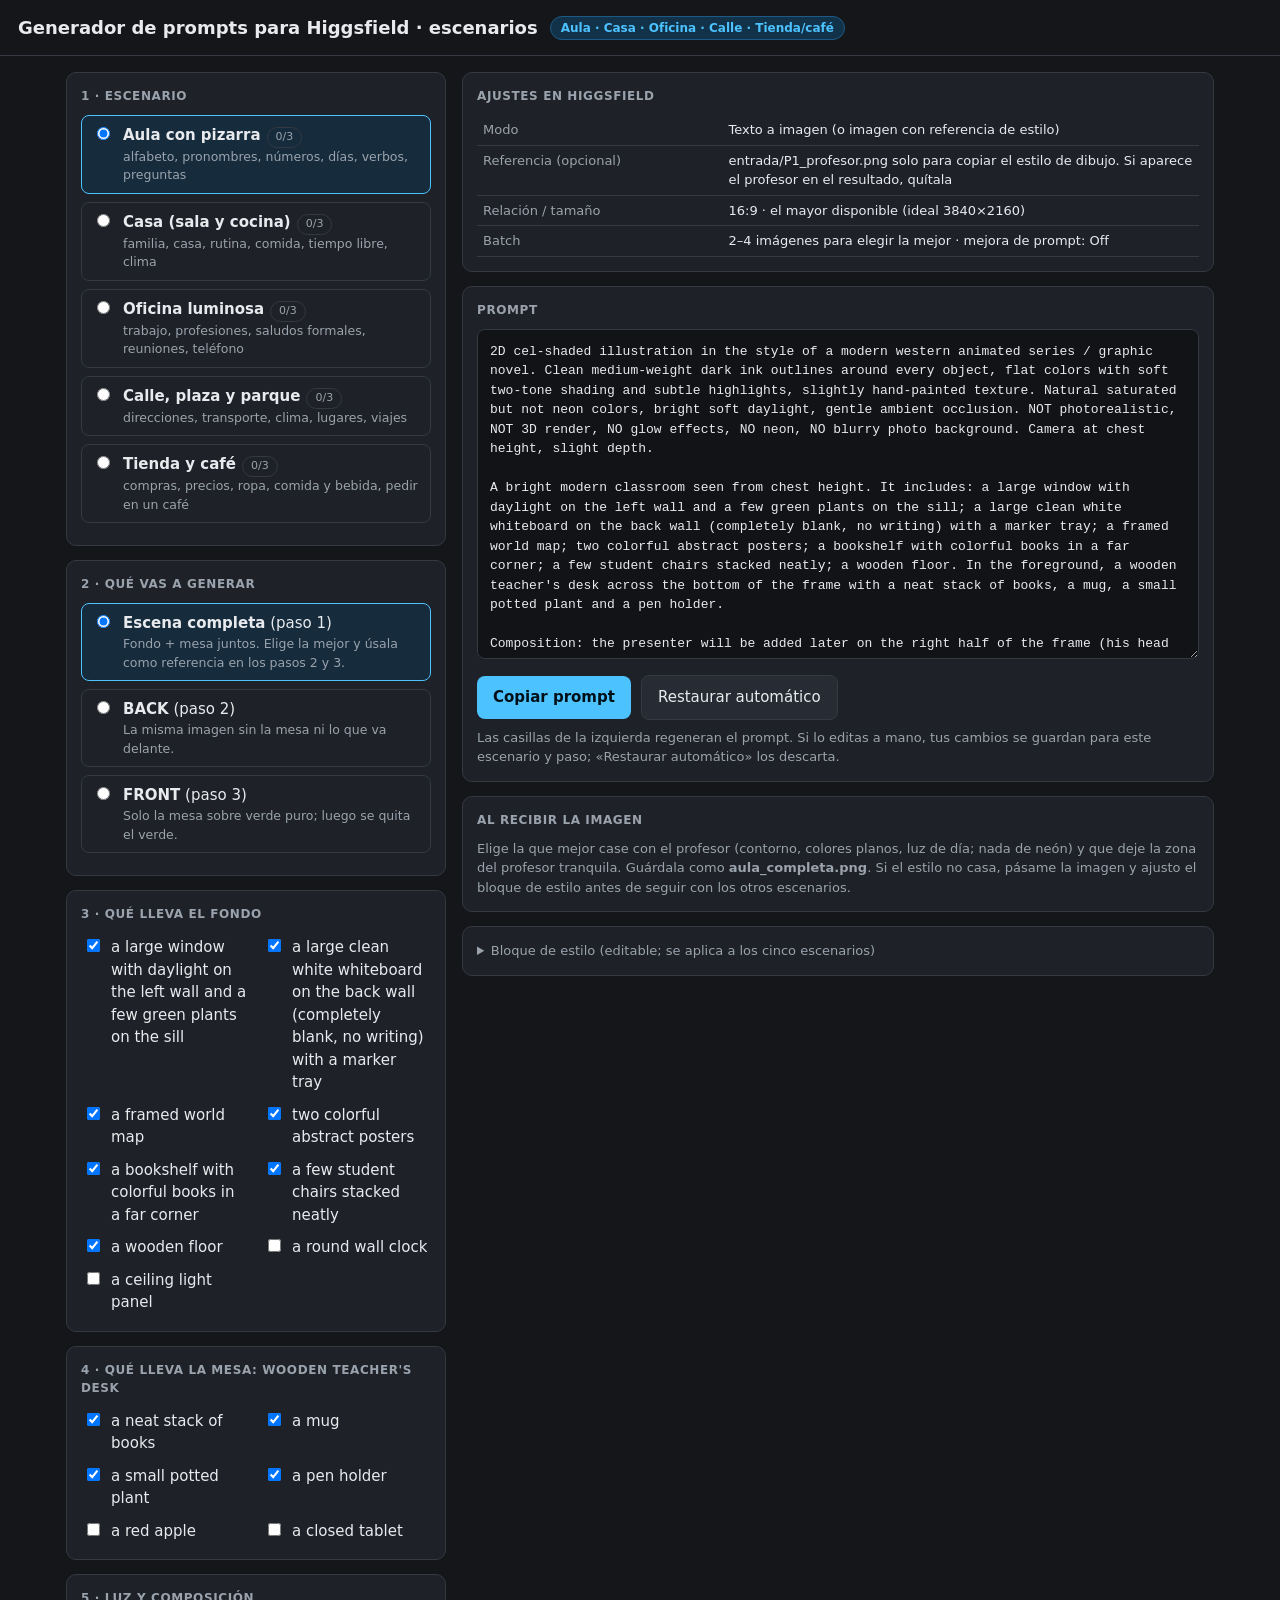
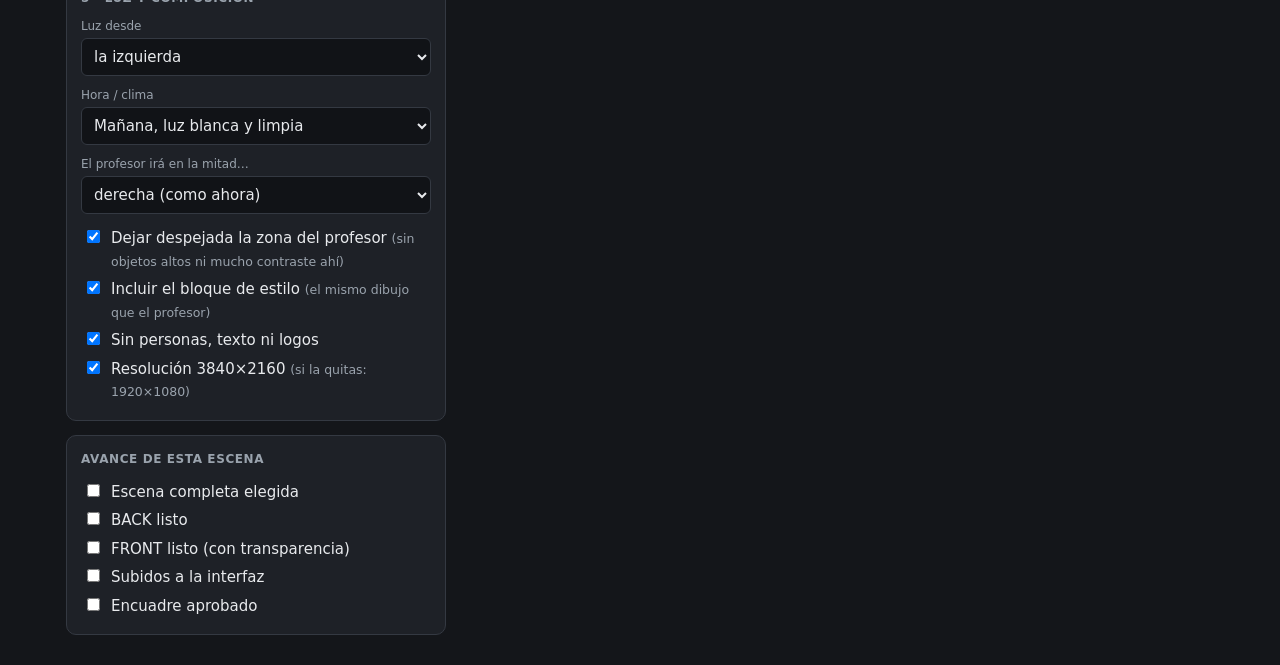
<file: prompts_escenarios/generador_escenas.html>
<!doctype html>
<html lang="es">
<head>
<meta charset="utf-8">
<meta name="viewport" content="width=device-width, initial-scale=1">
<title>Generador de prompts · escenarios</title>
<style>
  :root { --bg:#14161a; --panel:#1e2127; --borde:#343942; --texto:#e8eaed; --suave:#9aa3ad; --acento:#4cc2ff; --ok:#6fd08c; --aviso:#ffcf70; }
  * { box-sizing: border-box; }
  body { margin:0; background:var(--bg); color:var(--texto); font:15px/1.5 system-ui,Segoe UI,sans-serif; }
  header { padding:14px 18px; border-bottom:1px solid var(--borde); display:flex; gap:12px; align-items:center; flex-wrap:wrap; }
  header h1 { font-size:18px; margin:0; }
  .insignia { background:#12324a; color:var(--acento); border:1px solid #1d5a85; border-radius:999px; padding:2px 10px; font-size:12px; font-weight:700; }
  main { max-width:1180px; margin:0 auto; padding:16px; display:grid; grid-template-columns: 380px minmax(0,1fr); gap:16px; }
  @media (max-width: 900px) { main { grid-template-columns: 1fr; } }
  .panel { background:var(--panel); border:1px solid var(--borde); border-radius:10px; padding:14px; margin-bottom:14px; }
  .panel h2 { font-size:12px; margin:0 0 10px; color:var(--suave); font-weight:700; text-transform:uppercase; letter-spacing:.05em; }
  label.opcion { display:flex; gap:10px; align-items:flex-start; padding:8px 10px; border:1px solid var(--borde); border-radius:8px; margin-bottom:8px; cursor:pointer; }
  label.opcion:hover { border-color:var(--acento); }
  label.opcion.sel { border-color:var(--acento); background:#162b3b; }
  label.opcion small { display:block; color:var(--suave); }
  label.casilla { display:flex; gap:8px; align-items:flex-start; padding:3px 2px; cursor:pointer; }
  label.casilla small { color:var(--suave); }
  .dos { display:grid; grid-template-columns:1fr 1fr; gap:4px 12px; }
  select { width:100%; background:#111317; color:var(--texto); border:1px solid var(--borde); border-radius:6px; padding:8px; font:inherit; }
  .campo { margin-bottom:10px; }
  .campo > span { display:block; color:var(--suave); font-size:12px; margin-bottom:3px; }
  textarea { width:100%; height:330px; background:#111317; color:var(--texto); border:1px solid var(--borde); border-radius:8px; padding:12px; font:13px/1.5 ui-monospace,Consolas,monospace; resize:vertical; }
  textarea.corta { height:140px; }
  button { background:var(--acento); color:#001018; border:0; border-radius:8px; padding:10px 16px; cursor:pointer; font:inherit; font-weight:700; }
  button.sec { background:#272b33; color:var(--texto); border:1px solid var(--borde); font-weight:500; }
  .fila { display:flex; gap:10px; align-items:center; flex-wrap:wrap; margin-top:10px; }
  .nota { color:var(--suave); font-size:13px; }
  .ok { color:var(--ok); }
  .aviso { color:var(--aviso); }
  table { width:100%; border-collapse:collapse; font-size:13px; }
  td { padding:5px 6px; border-bottom:1px solid var(--borde); vertical-align:top; }
  td:first-child { color:var(--suave); width:34%; }
  details summary { cursor:pointer; color:var(--suave); font-size:13px; }
  .chip { display:inline-block; font-size:11px; border-radius:999px; padding:1px 8px; margin-left:6px; border:1px solid var(--borde); color:var(--suave); }
  .chip.hecho { color:var(--ok); border-color:#2d5b3b; }
</style>
</head>
<body>
<header>
  <h1>Generador de prompts para Higgsfield · escenarios</h1>
  <span class="insignia">Aula · Casa · Oficina · Calle · Tienda/café</span>
</header>
<main>
  <section>
    <div class="panel">
      <h2>1 · Escenario</h2>
      <div id="escenas"></div>
    </div>
    <div class="panel">
      <h2>2 · Qué vas a generar</h2>
      <label class="opcion" data-m="completa"><input type="radio" name="modo" value="completa" checked>
        <span><b>Escena completa</b> (paso 1)<small>Fondo + mesa juntos. Elige la mejor y úsala como referencia en los pasos 2 y 3.</small></span></label>
      <label class="opcion" data-m="back"><input type="radio" name="modo" value="back">
        <span><b>BACK</b> (paso 2)<small>La misma imagen sin la mesa ni lo que va delante.</small></span></label>
      <label class="opcion" data-m="front"><input type="radio" name="modo" value="front">
        <span><b>FRONT</b> (paso 3)<small>Solo la mesa sobre verde puro; luego se quita el verde.</small></span></label>
    </div>
    <div class="panel" id="panelFondo">
      <h2>3 · Qué lleva el fondo</h2>
      <div id="listaFondo"></div>
    </div>
    <div class="panel" id="panelFrente">
      <h2 id="tituloFrente">4 · Qué lleva la mesa</h2>
      <div id="listaFrente"></div>
    </div>
    <div class="panel" id="panelLuz">
      <h2>5 · Luz y composición</h2>
      <div class="campo"><span>Luz desde</span><select id="luzLado"><option value="left">la izquierda</option><option value="right">la derecha</option></select></div>
      <div class="campo"><span>Hora / clima</span><select id="hora"></select></div>
      <div class="campo"><span>El profesor irá en la mitad…</span><select id="profLado"><option value="right">derecha (como ahora)</option><option value="left">izquierda</option></select></div>
      <label class="casilla"><input type="checkbox" id="optZona" checked><span>Dejar despejada la zona del profesor <small>(sin objetos altos ni mucho contraste ahí)</small></span></label>
      <label class="casilla" id="filaEstilo"><input type="checkbox" id="optEstilo" checked><span>Incluir el bloque de estilo <small>(el mismo dibujo que el profesor)</small></span></label>
      <label class="casilla" id="filaNeg"><input type="checkbox" id="optNeg" checked><span>Sin personas, texto ni logos</span></label>
      <label class="casilla" id="filaRes"><input type="checkbox" id="optRes" checked><span>Resolución 3840×2160 <small>(si la quitas: 1920×1080)</small></span></label>
    </div>
    <div class="panel">
      <h2>Avance de esta escena</h2>
      <label class="casilla"><input type="checkbox" data-av="completa"><span>Escena completa elegida</span></label>
      <label class="casilla"><input type="checkbox" data-av="back"><span>BACK listo</span></label>
      <label class="casilla"><input type="checkbox" data-av="front"><span>FRONT listo (con transparencia)</span></label>
      <label class="casilla"><input type="checkbox" data-av="subida"><span>Subidos a la interfaz</span></label>
      <label class="casilla"><input type="checkbox" data-av="aprobada"><span>Encuadre aprobado</span></label>
    </div>
  </section>

  <section>
    <div class="panel">
      <h2>Ajustes en Higgsfield</h2>
      <table id="ajustes"></table>
    </div>
    <div class="panel">
      <h2>Prompt <span id="chipEditado" class="chip" style="display:none">editado a mano</span></h2>
      <textarea id="prompt" spellcheck="false"></textarea>
      <div class="fila">
        <button id="copiar">Copiar prompt</button>
        <button id="restaurar" class="sec">Restaurar automático</button>
        <span id="estado" class="nota"></span>
      </div>
      <div class="nota" style="margin-top:8px">Las casillas de la izquierda regeneran el prompt. Si lo editas a mano, tus cambios se guardan para este escenario y paso; «Restaurar automático» los descarta.</div>
    </div>
    <div class="panel">
      <h2>Al recibir la imagen</h2>
      <div class="nota" id="siguiente"></div>
    </div>
    <div class="panel">
      <details>
        <summary>Bloque de estilo (editable; se aplica a los cinco escenarios)</summary>
        <div class="campo" style="margin-top:10px"><textarea id="estiloTexto" class="corta" spellcheck="false"></textarea></div>
        <div class="fila"><button id="estiloRestaurar" class="sec">Restaurar el estilo original</button></div>
      </details>
    </div>
  </section>
</main>

<script>
const ESTILO_BASE = `2D cel-shaded illustration in the style of a modern western animated series / graphic novel. Clean medium-weight dark ink outlines around every object, flat colors with soft two-tone shading and subtle highlights, slightly hand-painted texture. Natural saturated but not neon colors, bright soft daylight, gentle ambient occlusion. NOT photorealistic, NOT 3D render, NO glow effects, NO neon, NO blurry photo background. Camera at chest height, slight depth.`;

const HORAS = [
  { id: "manana", n: "Mañana, luz blanca y limpia", t: "bright clean morning daylight" },
  { id: "tarde", n: "Tarde, luz cálida", t: "warm late-afternoon sunlight" },
  { id: "mediodia", n: "Mediodía soleado", t: "clear sunny midday light" },
  { id: "nublado", n: "Nublado, luz suave", t: "soft overcast daylight" }
];

// on: viene marcado por defecto. {L} = lado de la luz.
const ESCENAS = {
  aula: { n: "Aula con pizarra", mod: "alfabeto, pronombres, números, días, verbos, preguntas", base: "A bright modern classroom", suelo: "wooden floor", pared: "a plain light wall and part of the whiteboard",
    frente: { n: "wooden teacher's desk", ancho: "across the bottom of the frame" },
    fondo: [
      ["ventana", "a large window with daylight on the {L} wall and a few green plants on the sill", 1],
      ["pizarra", "a large clean white whiteboard on the back wall (completely blank, no writing) with a marker tray", 1],
      ["mapa", "a framed world map", 1], ["carteles", "two colorful abstract posters", 1],
      ["estante", "a bookshelf with colorful books in a far corner", 1], ["sillas", "a few student chairs stacked neatly", 1],
      ["suelo", "a wooden floor", 1], ["reloj", "a round wall clock", 0], ["luz", "a ceiling light panel", 0]],
    props: [["libros", "a neat stack of books", 1], ["taza", "a mug", 1], ["planta", "a small potted plant", 1], ["lapices", "a pen holder", 1], ["manzana", "a red apple", 0], ["tablet", "a closed tablet", 0]] },
  casa: { n: "Casa (sala y cocina)", mod: "familia, casa, rutina, comida, tiempo libre, clima", base: "A cozy open-plan living room and kitchen", suelo: "wooden floor", pared: "a plain warm wall",
    frente: { n: "kitchen island counter", ancho: "across the bottom of the frame" },
    fondo: [
      ["ventana", "a large window with warm light on the {L} wall and light curtains", 1], ["sofa", "a comfy sofa with cushions", 1],
      ["cuadros", "a few framed abstract pictures (no readable content)", 1], ["estante", "a wooden bookshelf with books and plants", 1],
      ["alfombra", "a soft rug on a wooden floor", 1], ["lampara", "a hanging lamp", 1], ["tv", "a flat TV on a low cabinet", 0], ["planta", "a tall indoor plant in the corner", 0]],
    props: [["frutas", "a fruit bowl", 1], ["tazas", "two cups", 1], ["hierbas", "a small herb pot", 1], ["tabla", "a cutting board", 0]] },
  oficina: { n: "Oficina luminosa", mod: "trabajo, profesiones, saludos formales, reuniones, teléfono", base: "A bright modern open office", suelo: "light grey carpet", pared: "a plain light wall",
    frente: { n: "wooden desk", ancho: "across the bottom of the frame" },
    fondo: [
      ["ventana", "a tall window on the {L} wall with a daytime city skyline", 1], ["plantas", "a few potted plants", 1],
      ["vidrio", "a glass meeting-room partition", 1], ["corcho", "a corkboard with abstract colored notes (no readable text)", 1],
      ["reloj", "a wall clock", 1], ["escritorios", "two distant desks with monitors turned away", 1], ["alfombra", "light grey carpet", 1]],
    props: [["laptop", "a closed laptop", 1], ["lampara", "a desk lamp", 1], ["lapices", "a pen holder", 1], ["planta", "a small plant", 1], ["cuaderno", "a notebook", 0]] },
  calle: { n: "Calle, plaza y parque", mod: "direcciones, transporte, clima, lugares, viajes", base: "A sunny small-city plaza", suelo: "cobblestone pavement", pared: "a plain building facade and sky",
    frente: { n: "low stone wall with a wooden bench backrest", ancho: "across the bottom of the frame" },
    fondo: [
      ["edificios", "colorful low-rise buildings with shop awnings and balconies with flowers on the {L} side", 1], ["arbol", "a tree with fresh green leaves casting soft shade", 1],
      ["parada", "a bus-stop sign with abstract pictograms (no text)", 1], ["avenida", "a tree-lined avenue in the back", 1],
      ["colina", "a distant hill or bridge", 1], ["cielo", "a blue sky with a few soft clouds", 1], ["adoquin", "cobblestone pavement", 1],
      ["mesas", "a few café tables far away", 0], ["farola", "a street lamp", 0]],
    props: [["jardinera", "a flower planter", 1], ["bici", "a parked bicycle", 0]] },
  tienda: { n: "Tienda y café", mod: "compras, precios, ropa, comida y bebida, pedir en un café", base: "A cozy café-shop interior", suelo: "light wooden floor", pared: "a plain wall section",
    frente: { n: "wooden service counter", ancho: "across the bottom of the frame" },
    fondo: [
      ["ventana", "a shop window with daylight on the {L} side", 1], ["estante", "a shelf of jars, bags and colorful products", 1],
      ["pizarra", "a small chalkboard menu with abstract scribbles (no readable text)", 1], ["ladrillo", "an exposed brick wall", 1],
      ["lamparas", "warm pendant lamps", 1], ["vitrina", "a pastry display case", 1], ["suelo", "a light wooden floor", 1]],
    props: [["cafetera", "an espresso machine", 1], ["tazas", "two cups", 1], ["caja", "a cash register", 1], ["pasteles", "a plate of pastries under a glass dome", 1], ["propinas", "a tip jar", 0]] }
};

const $ = id => document.getElementById(id);
const CLAVE = "generadorEscenas.v1";
let est = { escena: "aula", modo: "completa", luzLado: "left", hora: "manana", profLado: "right", optZona: true, optEstilo: true, optNeg: true, optRes: true,
            marcas: {}, editados: {}, avance: {}, estilo: ESTILO_BASE };
try { Object.assign(est, JSON.parse(localStorage.getItem(CLAVE) || "{}")); } catch (e) {}
function guardar() { try { localStorage.setItem(CLAVE, JSON.stringify(est)); } catch (e) {} }

const contrario = l => l === "left" ? "right" : "left";
function lista(a) { return a.length <= 1 ? a.join("") : a.slice(0, -1).join(", ") + " and " + a[a.length - 1]; }
function marcasDe(esc, tipo) {                      // qué elementos están activos (por defecto, los marcados en la definición)
  const m = est.marcas[esc + "|" + tipo] || {};
  return ESCENAS[esc][tipo].map(e => ({ id: e[0], t: e[1], on: e[0] in m ? m[e[0]] : !!e[2] }));
}

function generar() {
  const e = ESCENAS[est.escena], L = est.luzLado, T = est.profLado, O = contrario(T);
  const hora = HORAS.find(h => h.id === est.hora).t;
  const props = marcasDe(est.escena, "props").filter(p => p.on).map(p => p.t);
  const conProps = props.length ? ` with ${lista(props)}` : "";
  if (est.modo === "back") {
    return `Edit the attached image. Remove the ${e.frente.n}${conProps ? " and everything on it" : ""}, and anything else in the foreground; fill the ${e.suelo} and the wall behind it plausibly, as if the ${e.frente.n} had never been there. Keep everything else exactly identical: same camera, same objects, same colors, same lighting and same outlines. Do not add people, text or new objects. Same canvas size as the attached image.`;
  }
  if (est.modo === "front") {
    return `Edit the attached image. Keep ONLY the ${e.frente.n}${conProps}, on a solid pure green (#00FF00) background. Do not change its size, position, outline or colors. Remove everything else, including the floor, the wall and any shadows or reflections cast on them, and add no green tint or green outline to the object. Nothing else in the image. Same canvas size as the attached image.`;
  }
  const fondo = marcasDe(est.escena, "fondo").filter(f => f.on).map(f => f.t.replace("{L}", L));
  const partes = [];
  if (est.optEstilo) partes.push(est.estilo.trim());
  let escena = `${e.base} seen from chest height.`;
  if (fondo.length) escena += ` It includes: ${fondo.join("; ")}.`;
  escena += ` In the foreground, a ${e.frente.n} ${e.frente.ancho}${conProps}.`;
  partes.push(escena);
  if (est.optZona) partes.push(`Composition: the presenter will be added later on the ${T} half of the frame (his head at about ${T === "right" ? 70 : 30}% of the frame width, waist-up), so keep the ${T}-center area behind the ${e.frente.n} calm and uncluttered (${e.pared}) with low-contrast detail; put the visual interest and the window on the ${O} third and along the edges.`);
  partes.push(`Lighting: ${hora} coming from the ${L}, soft clear shadows on the ${contrario(L)} side, bright and cheerful, not dark, no neon.`);
  if (est.optNeg) partes.push(`No people, no animals, no readable text, no logos, no watermark.`);
  partes.push(`16:9 landscape canvas, ${est.optRes ? "3840x2160" : "1920x1080"}.`);
  return partes.join("\n\n");
}

function ajustes() {
  const m = est.modo;
  return m === "completa" ? [
    ["Modo", "Texto a imagen (o imagen con referencia de estilo)"],
    ["Referencia (opcional)", "entrada/P1_profesor.png solo para copiar el estilo de dibujo. Si aparece el profesor en el resultado, quítala"],
    ["Relación / tamaño", "16:9 · el mayor disponible (ideal 3840×2160)"],
    ["Batch", "2–4 imágenes para elegir la mejor · mejora de prompt: Off"]
  ] : m === "back" ? [
    ["Modo", "Edición de imagen (no texto a imagen)"],
    ["Referencia a adjuntar", "La ESCENA COMPLETA que elegiste en el paso 1"],
    ["Tamaño", "Igual al de la referencia"],
    ["Salida", "PNG · Batch 1–2 · mejora de prompt: Off"]
  ] : [
    ["Modo", "Edición de imagen (no texto a imagen)"],
    ["Referencia a adjuntar", "La MISMA escena completa del paso 1 (no el BACK)"],
    ["Tamaño", "Igual al de la referencia"],
    ["Salida", "PNG con fondo verde puro · Batch 1–2 · mejora de prompt: Off"]
  ];
}

function siguiente() {
  const e = ESCENAS[est.escena], a = est.escena;
  if (est.modo === "completa") return `Elige la que mejor case con el profesor (contorno, colores planos, luz de día; nada de neón) y que deje la zona del profesor tranquila. Guárdala como <b>${a}_completa.png</b>. Si el estilo no casa, pásame la imagen y ajusto el bloque de estilo antes de seguir con los otros escenarios.`;
  if (est.modo === "back") return `Comprueba que no quedó rastro de la mesa y que todo lo demás es idéntico a la completa (misma cámara, mismos objetos). Guárdala como <b>${a}_back.png</b>.`;
  return `Quita el verde con cualquier quita-fondos y guarda <b>${a}_front.png</b> como PNG con transparencia (el fondo se debe ver a cuadros). Ponla sobre el BACK al 50 % para comprobar que encajan: los bordes tienen que coincidir. Si se movió, repite este paso. Después: <b>Escenarios → subir el fondo (BACK)</b> y <b>Subir frente (FRONT)</b>, y me avisas para colocar al profesor. Esta escena sirve para: ${e.mod}.`;
}

function pintarEscenas() {
  $("escenas").innerHTML = Object.entries(ESCENAS).map(([id, e]) => {
    const av = est.avance[id] || {}, hecho = ["completa", "back", "front"].filter(k => av[k]).length;
    return `<label class="opcion ${id === est.escena ? "sel" : ""}"><input type="radio" name="escena" value="${id}" ${id === est.escena ? "checked" : ""}>
      <span><b>${e.n}</b><span class="chip ${hecho === 3 ? "hecho" : ""}">${hecho}/3</span><small>${e.mod}</small></span></label>`;
  }).join("");
  $("escenas").querySelectorAll("input").forEach(r => r.onchange = () => { est.escena = r.value; guardar(); refrescar(); });
}

function pintarListas() {
  const una = (tipo, cont) => {
    $(cont).innerHTML = `<div class="dos">` + marcasDe(est.escena, tipo).map(x =>
      `<label class="casilla"><input type="checkbox" data-t="${tipo}" data-id="${x.id}" ${x.on ? "checked" : ""}><span>${x.t.replace("{L}", est.luzLado)}</span></label>`).join("") + `</div>`;
    $(cont).querySelectorAll("input").forEach(c => c.onchange = () => {
      const k = est.escena + "|" + tipo; est.marcas[k] = est.marcas[k] || {}; est.marcas[k][c.dataset.id] = c.checked; guardar(); regenerar();
    });
  };
  una("fondo", "listaFondo"); una("props", "listaFrente");
  $("tituloFrente").textContent = (est.modo === "completa" ? "4 · " : "3 · ") + "Qué lleva la mesa: " + ESCENAS[est.escena].frente.n;
}

function clave() { return est.escena + "|" + est.modo; }
function regenerar() {
  const auto = generar();
  const mano = est.editados[clave()];
  $("prompt").value = mano != null ? mano : auto;
  $("chipEditado").style.display = mano != null ? "" : "none";
}

function refrescar() {
  document.querySelectorAll('input[name="modo"]').forEach(r => { r.checked = r.value === est.modo; r.closest("label").classList.toggle("sel", r.checked); });
  $("panelFondo").style.display = est.modo === "completa" ? "" : "none";
  $("panelFrente").style.display = "";
  $("panelLuz").style.display = est.modo === "completa" ? "" : "none";
  ["luzLado", "hora", "profLado"].forEach(id => { $(id).value = est[id]; });
  ["optZona", "optEstilo", "optNeg", "optRes"].forEach(id => { $(id).checked = est[id]; });
  const av = est.avance[est.escena] || {};
  document.querySelectorAll("[data-av]").forEach(c => c.checked = !!av[c.dataset.av]);
  pintarEscenas(); pintarListas(); regenerar();
  $("ajustes").innerHTML = ajustes().map(r => `<tr><td>${r[0]}</td><td>${r[1]}</td></tr>`).join("");
  $("siguiente").innerHTML = siguiente();
  $("estiloTexto").value = est.estilo;
}

HORAS.forEach(h => { const o = document.createElement("option"); o.value = h.id; o.textContent = h.n; $("hora").appendChild(o); });
document.querySelectorAll('input[name="modo"]').forEach(r => r.onchange = () => { est.modo = r.value; guardar(); refrescar(); });
["luzLado", "hora", "profLado"].forEach(id => $(id).onchange = () => { est[id] = $(id).value; guardar(); pintarListas(); regenerar(); });
["optZona", "optEstilo", "optNeg", "optRes"].forEach(id => $(id).onchange = () => { est[id] = $(id).checked; guardar(); regenerar(); });
document.querySelectorAll("[data-av]").forEach(c => c.onchange = () => {
  est.avance[est.escena] = est.avance[est.escena] || {}; est.avance[est.escena][c.dataset.av] = c.checked; guardar(); pintarEscenas();
});
$("prompt").oninput = () => {
  if ($("prompt").value === generar()) delete est.editados[clave()]; else est.editados[clave()] = $("prompt").value;
  $("chipEditado").style.display = clave() in est.editados ? "" : "none"; guardar();
};
$("restaurar").onclick = () => { delete est.editados[clave()]; guardar(); regenerar(); };
$("estiloTexto").oninput = () => { est.estilo = $("estiloTexto").value; guardar(); regenerar(); };
$("estiloRestaurar").onclick = () => { est.estilo = ESTILO_BASE; guardar(); $("estiloTexto").value = ESTILO_BASE; regenerar(); };
$("copiar").onclick = async () => {
  try { await navigator.clipboard.writeText($("prompt").value); } catch (e) { $("prompt").select(); document.execCommand("copy"); }
  $("estado").textContent = "Copiado ✓"; $("estado").className = "nota ok"; setTimeout(() => $("estado").textContent = "", 2500);
};
refrescar();
</script>
</body>
</html>
</file>
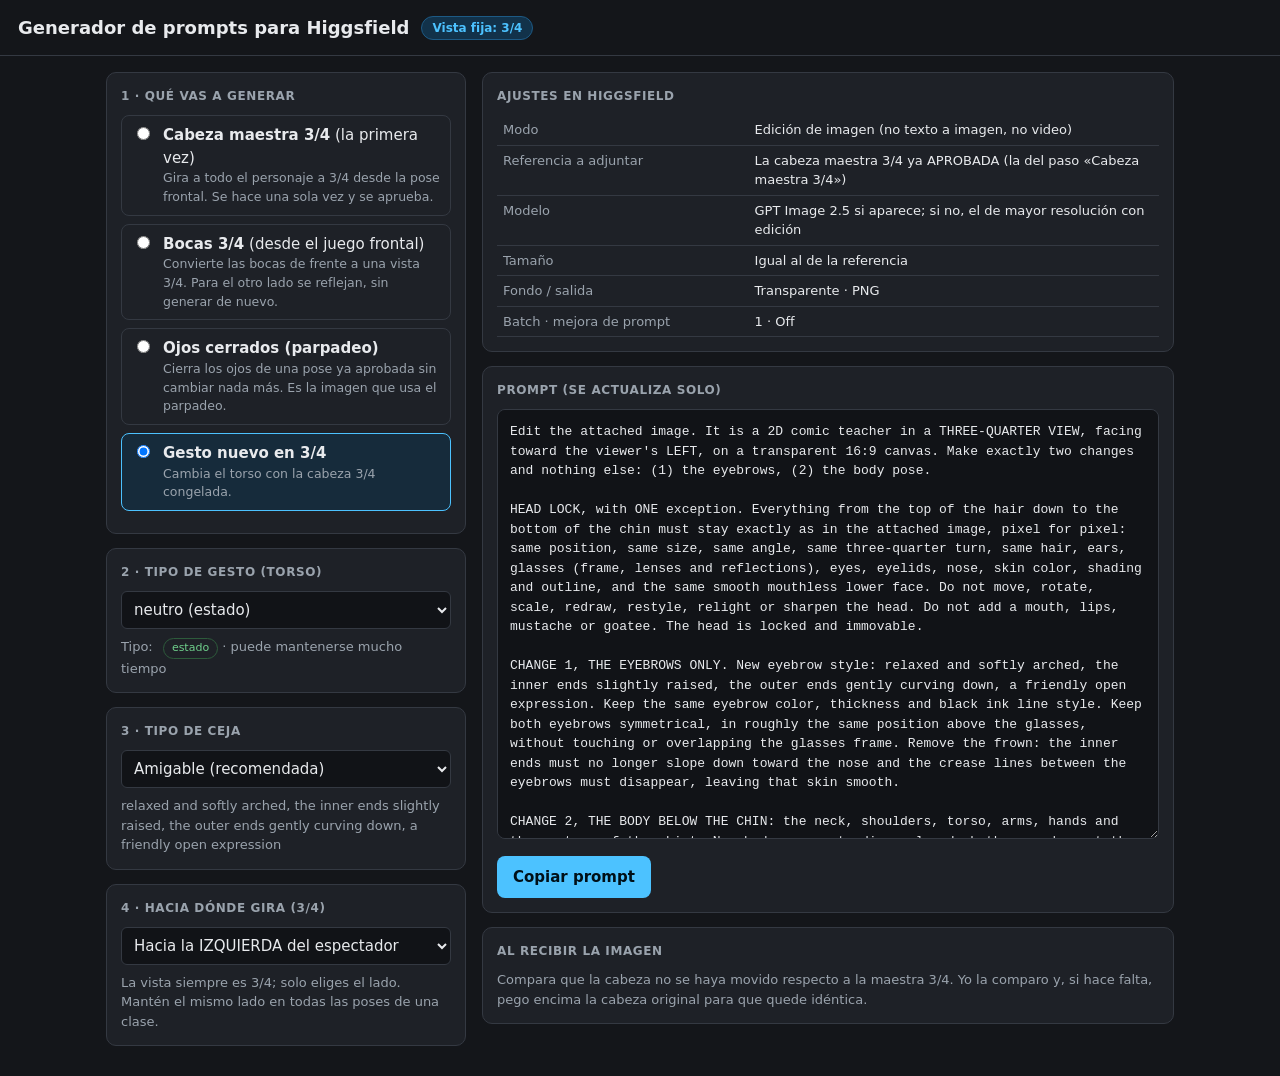
<file: prototipos/calibradores/Generador/generador_prompts.html>
<!doctype html>
<html lang="es">
<head>
<meta charset="utf-8">
<meta name="viewport" content="width=device-width, initial-scale=1">
<title>Generador de prompts 3/4</title>
<style>
  :root { --bg:#14161a; --panel:#1e2127; --borde:#343942; --texto:#e8eaed; --suave:#9aa3ad; --acento:#4cc2ff; --ok:#6fd08c; --aviso:#ffcf70; }
  * { box-sizing: border-box; }
  body { margin:0; background:var(--bg); color:var(--texto); font:15px/1.5 system-ui,Segoe UI,sans-serif; }
  header { padding:14px 18px; border-bottom:1px solid var(--borde); display:flex; gap:12px; align-items:center; flex-wrap:wrap; }
  header h1 { font-size:18px; margin:0; }
  .insignia { background:#12324a; color:var(--acento); border:1px solid #1d5a85; border-radius:999px; padding:2px 10px; font-size:12px; font-weight:700; }
  main { max-width:1100px; margin:0 auto; padding:16px; display:grid; grid-template-columns: 360px minmax(0,1fr); gap:16px; }
  @media (max-width: 900px) { main { grid-template-columns: 1fr; } }
  .panel { background:var(--panel); border:1px solid var(--borde); border-radius:10px; padding:14px; margin-bottom:14px; }
  .panel h2 { font-size:12px; margin:0 0 10px; color:var(--suave); font-weight:700; text-transform:uppercase; letter-spacing:.05em; }
  label.opcion { display:flex; gap:10px; align-items:flex-start; padding:8px 10px; border:1px solid var(--borde); border-radius:8px; margin-bottom:8px; cursor:pointer; }
  label.opcion:hover { border-color:var(--acento); }
  label.opcion.sel { border-color:var(--acento); background:#162b3b; }
  label.opcion small { display:block; color:var(--suave); }
  select { width:100%; background:#111317; color:var(--texto); border:1px solid var(--borde); border-radius:6px; padding:8px; font:inherit; }
  .chip { display:inline-block; font-size:11px; border-radius:999px; padding:1px 8px; margin-left:6px; border:1px solid var(--borde); color:var(--suave); }
  .chip.acento { color:var(--aviso); border-color:#6b5520; }
  .chip.estado { color:var(--ok); border-color:#2d5b3b; }
  textarea { width:100%; height:430px; background:#111317; color:var(--texto); border:1px solid var(--borde); border-radius:8px; padding:12px; font:13px/1.5 ui-monospace,Consolas,monospace; resize:vertical; }
  button { background:var(--acento); color:#001018; border:0; border-radius:8px; padding:10px 16px; cursor:pointer; font:inherit; font-weight:700; }
  button.sec { background:#272b33; color:var(--texto); border:1px solid var(--borde); font-weight:500; }
  .fila { display:flex; gap:10px; align-items:center; flex-wrap:wrap; margin-top:10px; }
  .nota { color:var(--suave); font-size:13px; }
  .ok { color:var(--ok); }
  table { width:100%; border-collapse:collapse; font-size:13px; }
  td { padding:5px 6px; border-bottom:1px solid var(--borde); vertical-align:top; }
  td:first-child { color:var(--suave); width:38%; }
</style>
</head>
<body>
<header>
  <h1>Generador de prompts para Higgsfield</h1>
  <span class="insignia">Vista fija: 3/4</span>
</header>
<main>
  <section>
    <div class="panel">
      <h2>1 · Qué vas a generar</h2>
      <label class="opcion" id="optRotar"><input type="radio" name="modo" value="rotar">
        <span><b>Cabeza maestra 3/4</b> (la primera vez)<small>Gira a todo el personaje a 3/4 desde la pose frontal. Se hace una sola vez y se aprueba.</small></span></label>
      <label class="opcion" id="optBocas"><input type="radio" name="modo" value="bocas">
        <span><b>Bocas 3/4</b> (desde el juego frontal)<small>Convierte las bocas de frente a una vista 3/4. Para el otro lado se reflejan, sin generar de nuevo.</small></span></label>
      <label class="opcion" id="optParpadeo"><input type="radio" name="modo" value="parpadeo">
        <span><b>Ojos cerrados (parpadeo)</b><small>Cierra los ojos de una pose ya aprobada sin cambiar nada más. Es la imagen que usa el parpadeo.</small></span></label>
      <label class="opcion" id="optGesto"><input type="radio" name="modo" value="gesto" checked>
        <span><b>Gesto nuevo en 3/4</b><small>Cambia el torso con la cabeza 3/4 congelada.</small></span></label>
    </div>
    <div class="panel" id="panelGesto">
      <h2>2 · Tipo de gesto (torso)</h2>
      <select id="gesto"></select>
      <div class="nota" id="notaGesto" style="margin-top:8px"></div>
    </div>
    <div class="panel" id="panelCeja">
      <h2>3 · Tipo de ceja</h2>
      <select id="ceja"></select>
      <div class="nota" id="notaCeja" style="margin-top:8px"></div>
    </div>
    <div class="panel" id="panelParpadeo" style="display:none">
      <h2>2 · Tipo de parpadeo</h2>
      <select id="parpadeo">
        <option value="cerrados">Ojos cerrados del todo (el frame principal)</option>
        <option value="medios">Ojos a medio cerrar (frame intermedio, más suave)</option>
      </select>
      <div class="nota" style="margin-top:8px">Hazlo con la imagen de la pose como referencia. Nómbrala <b>&lt;nombre de la pose&gt;_parpadeo.png</b> (y <b>_parpadeo_medio.png</b> el intermedio), en la misma carpeta que la pose.</div>
    </div>
    <div class="panel" id="panelBocas" style="display:none">
      <h2>2 · Alcance de las bocas</h2>
      <select id="alcance">
        <option value="hoja">Hoja completa: las 9 formas a la vez (más coherentes entre sí)</option>
        <option value="una">Una sola forma (si la hoja sale mal)</option>
      </select>
      <div id="filaVisema" style="display:none;margin-top:10px"><select id="visema"></select></div>
      <div class="nota" style="margin-top:8px">Genera con el lado de la sección 4. Para el lado contrario, el sistema refleja las bocas.</div>
    </div>
    <div class="panel" id="panelLado">
      <h2>4 · Hacia dónde gira (3/4)</h2>
      <select id="lado">
        <option value="left">Hacia la IZQUIERDA del espectador</option>
        <option value="right">Hacia la DERECHA del espectador</option>
      </select>
      <div class="nota" style="margin-top:8px">La vista siempre es 3/4; solo eliges el lado. Mantén el mismo lado en todas las poses de una clase.</div>
    </div>
  </section>

  <section>
    <div class="panel">
      <h2>Ajustes en Higgsfield</h2>
      <table id="ajustes"></table>
    </div>
    <div class="panel">
      <h2>Prompt (se actualiza solo)</h2>
      <textarea id="prompt" readonly spellcheck="false"></textarea>
      <div class="fila">
        <button id="copiar">Copiar prompt</button>
        <span id="estado" class="nota"></span>
      </div>
    </div>
    <div class="panel">
      <h2>Al recibir la imagen</h2>
      <div class="nota" id="siguiente"></div>
    </div>
  </section>
</main>
<script>
const GESTOS = [
  { id:"neutro", tipo:"estado", texto:"standing relaxed, both arms down at the sides" },
  { id:"explicar", tipo:"estado", texto:"both hands open in front of the waist, palms up, explaining" },
  { id:"pulgar", tipo:"acento", texto:"one hand giving a thumbs up at shoulder height, the other arm relaxed" },
  { id:"señalar", tipo:"acento", texto:"one arm extended to the side pointing with the index finger, the other arm relaxed" },
  { id:"bienvenida", tipo:"acento", texto:"both arms open wide at the sides, welcoming, palms forward" },
  { id:"pregunta", tipo:"estado", texto:"one hand raised at chest height with the palm up, as if asking a question, the other arm relaxed" },
  { id:"contar", tipo:"acento", texto:"one hand raised at chest height showing three fingers, the other arm relaxed" },
  { id:"libreta", tipo:"estado", texto:"holding a black notebook against the chest with both hands" }
];
const CEJAS = [
  { id:"mantener", nombre:"Mantener las cejas actuales", texto:null },
  { id:"amigable", nombre:"Amigable (recomendada)", texto:"relaxed and softly arched, the inner ends slightly raised, the outer ends gently curving down, a friendly open expression" },
  { id:"entusiasta", nombre:"Entusiasta", texto:"both eyebrows raised high and arched, inner ends lifted, an enthusiastic and surprised expression" },
  { id:"curiosa", nombre:"Curiosa", texto:"the right eyebrow slightly raised and arched, the left eyebrow relaxed, a curious expression" }
];
const VISEMAS = [
  { id:"A", texto:"lips closed and pressed together (P, B, M)" },
  { id:"B", texto:"slightly open with the teeth together (K, S, T, i)" },
  { id:"C", texto:"open at mid height (e)" },
  { id:"D", texto:"very open, the widest of the set (a)" },
  { id:"E", texto:"rounded and open at mid height (o)" },
  { id:"F", texto:"small and rounded (u, w)" },
  { id:"G", texto:"upper teeth resting on the lower lip (f, v)" },
  { id:"H", texto:"open with the tongue raised behind the upper teeth (l)" },
  { id:"X", texto:"neutral closed rest" }
];
const $ = id => document.getElementById(id);
GESTOS.forEach((g, i) => { const o = document.createElement("option"); o.value = g.id; o.textContent = `${g.id} (${g.tipo})`; $("gesto").appendChild(o); });
CEJAS.forEach(c => { const o = document.createElement("option"); o.value = c.id; o.textContent = c.nombre; $("ceja").appendChild(o); });
$("ceja").value = "amigable";
VISEMAS.forEach(v => { const o = document.createElement("option"); o.value = v.id; o.textContent = v.id + " · " + v.texto; $("visema").appendChild(o); });

const PIE = `Keep the exact same canvas size. Everything outside the character is fully transparent (alpha 0): no background, no floor shadow, no halo, crisp edges. No extra text besides the existing logo, no watermark, no extra people, no new props unless the pose says so.`;
const ROPA = `Keep the same character and clothes: white shirt with the same green and blue logo, black belt, dark gray trousers, the same line weight, colors and soft frontal light.`;

function lado() { return $("lado").value === "left" ? "LEFT" : "RIGHT"; }

function promptRotar(g, c) {
  const L = lado();
  const cejas = c.texto
    ? `The eyebrows get a new style: ${c.texto}. Keep the same eyebrow color, thickness and black ink line style; remove any frown, so the skin between the eyebrows is smooth.`
    : `Keep the eyebrows as they are in the attached image.`;
  return `Edit the attached image. It is a 2D comic teacher shown from the FRONT on a transparent 16:9 canvas.

Redraw the WHOLE CHARACTER in a THREE-QUARTER VIEW: rotate the head and the body about 35 to 40 degrees around the vertical axis, as if on a turntable, so he faces toward the viewer's ${L}. The vertical axis of the figure, the head height and the overall scale stay the same as in the attached image, and the figure fills the canvas in the same way. Camera frontal at normal height, no tilt, no extra perspective distortion beyond the rotation.

Keep the exact same character: same hair style and color, glasses, ears, eyes, nose, skin tone and necklace. The face keeps NO mouth: smooth plain skin between the nose and the chin, with no lips, no mustache and no goatee. ${cejas}

${ROPA} The shirt logo follows the rotation of the chest and is never mirrored.

Body pose: ${g.texto}. Seen in the same three-quarter view. No hand or arm may overlap, touch or cover the head or face.

${PIE}`;
}

function promptGesto(g, c) {
  const L = lado();
  const cambio2 = c.texto ? "Make exactly two changes and nothing else: (1) the eyebrows, (2) the body pose." : "Make exactly one change and nothing else: the body pose.";
  const excepcion = c.texto ? ", with ONE exception" : "";
  const bloqueCejas = c.texto
    ? `CHANGE 1, THE EYEBROWS ONLY. New eyebrow style: ${c.texto}. Keep the same eyebrow color, thickness and black ink line style. Keep both eyebrows symmetrical, in roughly the same position above the glasses, without touching or overlapping the glasses frame. Remove the frown: the inner ends must no longer slope down toward the nose and the crease lines between the eyebrows must disappear, leaving that skin smooth.\n\n`
    : "";
  const num = c.texto ? "CHANGE 2, THE BODY BELOW THE CHIN" : "CHANGE, THE BODY BELOW THE CHIN";
  return `Edit the attached image. It is a 2D comic teacher in a THREE-QUARTER VIEW, facing toward the viewer's ${L}, on a transparent 16:9 canvas. ${cambio2}

HEAD LOCK${excepcion}. Everything from the top of the hair down to the bottom of the chin must stay exactly as in the attached image, pixel for pixel: same position, same size, same angle, same three-quarter turn, same hair, ears, glasses (frame, lenses and reflections), eyes, eyelids, nose, skin color, shading and outline, and the same smooth mouthless lower face. Do not move, rotate, scale, redraw, restyle, relight or sharpen the head. Do not add a mouth, lips, mustache or goatee. The head is locked and immovable.

${bloqueCejas}${num}: the neck, shoulders, torso, arms, hands and the posture of the shirt. New body pose: ${g.texto}. The body stays in the same three-quarter view, turned toward the viewer's ${L}, with the same body axis as the locked head. ${ROPA} The shoulders stay at a believable height directly under the locked head, and the neck joins the head without a seam. No hand or arm may overlap, touch or cover the head or face. Camera frontal at normal height, no perspective change.

${PIE}`;
}

const GIRO = (L) => `the mouth follows the turn of the face, it is NOT just the frontal drawing squashed: the far corner (on the viewer's ${L === "LEFT" ? "left" : "right"}) is foreshortened and shorter, the near corner (on the viewer's ${L === "LEFT" ? "right" : "left"}) is fuller and wider, the lips curve around the turned face, and the centerline of the mouth bends slightly toward the far side`;
const ESTILO = `Keep exactly the same drawing style, line weight and colors as the attached image (skin-tone lips with a dark outline, dark mouth interior, white teeth, pink tongue). Do not add a nose, chin, cheeks, hair, glasses, skin outside the mouths, text, numbers or labels. The background stays fully transparent (alpha 0), with crisp edges and no halo.`;

function promptParpadeo() {
  const medios = $("parpadeo").value === "medios";
  const accion = medios
    ? "HALF-CLOSE BOTH EYES: the upper eyelids drop to cover about the upper half of each eye, a natural half blink, with the eyelashes of the upper lid visible and the lower half of each eye still showing"
    : "CLOSE BOTH EYES: the upper eyelids come all the way down to the lower lid line, a relaxed natural blink, with the eyelashes visible and no part of the iris or the white of the eye showing";
  return `Edit the attached image. It is a 2D comic teacher on a transparent 16:9 canvas. Make exactly ONE change and nothing else: ${accion}.

EVERYTHING ELSE MUST STAY EXACTLY AS IN THE ATTACHED IMAGE, pixel for pixel: the position, size and angle of the whole head and body; the hair, ears, the glasses (frame, lenses and lens reflections, in the same place, with the eyelids drawn behind the lenses), the eyebrows, the nose, the skin color and shading, the outline, the smooth mouthless lower face, the neck, the shirt and its logo, the arms and the hands. Do not add a mouth. Do not move, rotate, scale, redraw, restyle, relight or sharpen anything except the eyes.

Keep the exact same canvas size. Everything outside the character stays fully transparent (alpha 0), with crisp edges and no halo. No text besides the existing logo, no watermark.`;
}

function promptBocas() {
  const L = lado();
  if ($("alcance").value === "hoja") {
    return `Edit the attached image. It is a sheet of nine 2D cartoon mouth shapes for lip-sync, drawn in a FRONTAL view on a transparent background, in a 3 by 3 grid.

Redraw ALL NINE mouths in a THREE-QUARTER VIEW, as if the head were turned about 35 degrees toward the viewer's ${L}: ${GIRO(L)}.

Keep the meaning of every shape, in the same order and the same grid positions as in the attached image: A lips closed and pressed together, B slightly open with the teeth together, C open at mid height, D very open (the widest), E rounded and open at mid height, F small and rounded, G upper teeth resting on the lower lip, H open with the tongue raised behind the upper teeth, X neutral closed rest. Keep the same relative sizes between the nine shapes, each one centered in its own cell with a clear margin, with no overlaps between cells.

${ESTILO}`;
  }
  const v = VISEMAS.find(x => x.id === $("visema").value);
  return `Edit the attached image. It is one 2D cartoon mouth shape for lip-sync, drawn in a FRONTAL view on a transparent background: ${v.texto}.

Redraw this SAME mouth in a THREE-QUARTER VIEW, as if the head were turned about 35 degrees toward the viewer's ${L}: ${GIRO(L)}. Keep the meaning of the shape (${v.texto}) and the same size, centered in the image with a clear margin.

${ESTILO}`;
}

function actualizar() {
  const modo = document.querySelector('input[name="modo"]:checked').value;
  const g = GESTOS.find(x => x.id === $("gesto").value), c = CEJAS.find(x => x.id === $("ceja").value);
  document.querySelectorAll("label.opcion").forEach(l => l.classList.toggle("sel", l.querySelector("input").checked));
  const esBocas = modo === "bocas", esParp = modo === "parpadeo";
  $("panelGesto").style.display = $("panelCeja").style.display = (esBocas || esParp) ? "none" : "";
  $("panelLado").style.display = esParp ? "none" : "";
  $("panelBocas").style.display = esBocas ? "" : "none";
  $("panelParpadeo").style.display = esParp ? "" : "none";
  $("filaVisema").style.display = esBocas && $("alcance").value === "una" ? "" : "none";
  $("prompt").value = esParp ? promptParpadeo() : esBocas ? promptBocas() : (modo === "rotar" ? promptRotar(g, c) : promptGesto(g, c));
  $("notaGesto").innerHTML = `Tipo: <span class="chip ${g.tipo}">${g.tipo}</span> ${g.tipo === "acento" ? "· gesto breve, vuelve solo al neutro" : "· puede mantenerse mucho tiempo"}`;
  $("notaCeja").textContent = c.texto ? c.texto : "No se toca nada de la cara.";
  let n = 0;
  document.querySelectorAll("main > section:first-of-type .panel").forEach(p => { if (p.style.display !== "none") { const h = p.querySelector("h2"); h.firstChild.textContent = h.firstChild.textContent.replace(/^\d+ · /, ""); h.firstChild.textContent = `${++n} · ` + h.firstChild.textContent; } });
  const refer = modo === "parpadeo" ? "La imagen de la pose YA aprobada (personaje sin fondo y sin boca, con los ojos abiertos)" : modo === "rotar" ? "La pose maestra FRONTAL aprobada (personaje sin fondo y sin boca)" : modo === "bocas" ? ($("alcance").value === "hoja" ? "La HOJA frontal de las 9 bocas (la de Cartoon4, con transparencia)" : "La boca frontal de esa forma (PNG con transparencia)") : "La cabeza maestra 3/4 ya APROBADA (la del paso «Cabeza maestra 3/4»)";
  $("ajustes").innerHTML = [
    ["Modo", "Edición de imagen (no texto a imagen, no video)"],
    ["Referencia a adjuntar", refer],
    ["Modelo", "GPT Image 2.5 si aparece; si no, el de mayor resolución con edición"],
    ["Tamaño", "Igual al de la referencia"],
    ["Fondo / salida", "Transparente · PNG"],
    ["Batch · mejora de prompt", "1 · Off"]
  ].map(r => `<tr><td>${r[0]}</td><td>${r[1]}</td></tr>`).join("");
  $("siguiente").innerHTML = modo === "parpadeo"
    ? "Guarda el resultado junto a la pose con el sufijo <b>_parpadeo.png</b>. Yo pego solo la zona de los ojos sobre la pose abierta, así que si la IA cambió algo más no pasa nada. Las poses frontales comparten la misma cabeza: con una imagen basta para todas; las 3/4 necesitan una por pose."
    : modo === "bocas"
    ? "Pásame la imagen. Recorto las nueve formas, las ordeno como A–H y X y las calibro sobre tus cabezas 3/4 con el calibrador. Para el lado contrario las reflejo automáticamente: no hace falta volver a generar."
    : modo === "rotar"
    ? "Revisa que sea 3/4 real, que siga sin boca y que el logo no esté al revés. Si lo apruebas, esa imagen es tu <b>cabeza maestra 3/4</b>: pásamela para calibrar las bocas 3/4. Las bocas frontales no sirven en 3/4."
    : "Compara que la cabeza no se haya movido respecto a la maestra 3/4. Yo la comparo y, si hace falta, pego encima la cabeza original para que quede idéntica.";
}
["gesto", "ceja", "lado", "alcance", "visema", "parpadeo"].forEach(id => $(id).addEventListener("change", actualizar));
document.querySelectorAll('input[name="modo"]').forEach(r => r.addEventListener("change", actualizar));
$("copiar").onclick = async () => {
  try { await navigator.clipboard.writeText($("prompt").value); } catch (e) { $("prompt").select(); document.execCommand("copy"); }
  $("estado").textContent = "Copiado ✓"; $("estado").className = "nota ok"; setTimeout(() => $("estado").textContent = "", 2500);
};
actualizar();
</script>
</body>
</html>
</file>
